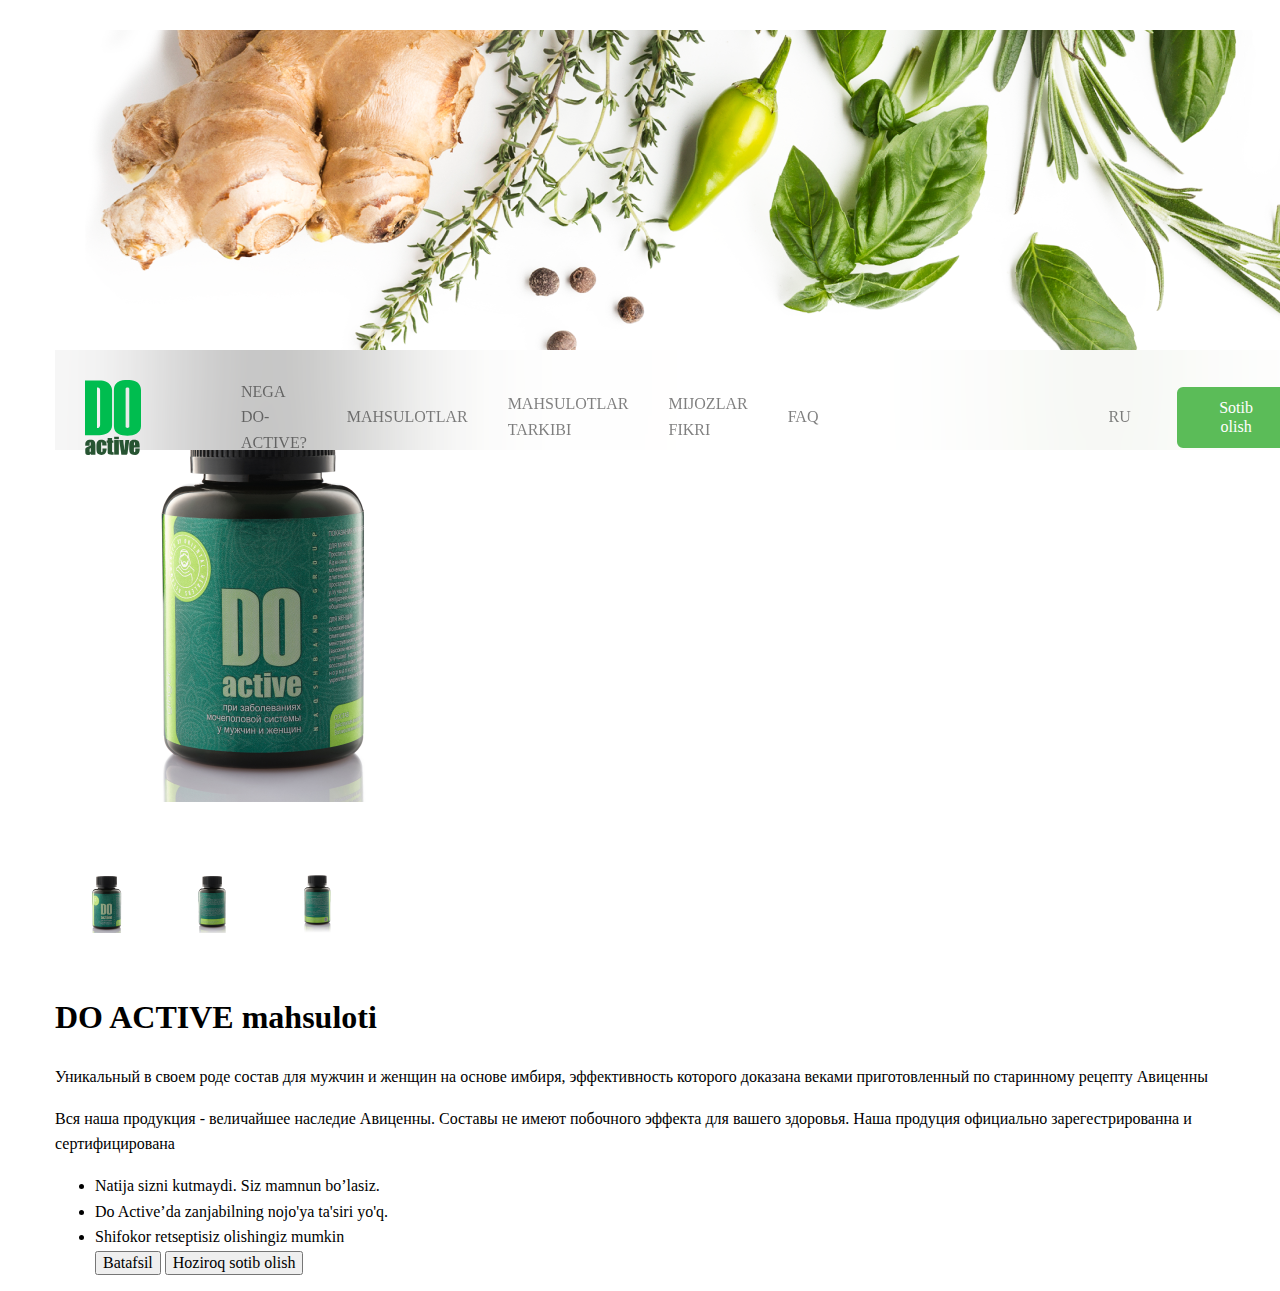
<file: do-active.html>
<!DOCTYPE html>
<html lang="en">
  <head>
    <meta charset="UTF-8" />
    <meta http-equiv="X-UA-Compatible" content="IE=edge" />
    <meta name="viewport" content="width=device-width, initial-scale=1.0" />
    <title>Do-active</title>
    <link rel="stylesheet" href="./normalize/normalize.css" />
    <link rel="stylesheet" href="./do-active/do-active.css" />
  </head>
  <body>
    <header class="main-header">
      <div class="container">
        <div class="header_img">
          <img
            src="./photo/head-photo.png"
            alt="bosh qismidagi mahsulotlar rasmi"
          />
        </div>
        <nav class="main_nav">
          <ul>
            <img src="./photo/logo.svg" alt="do-active-logosi" />
            <li>
              <a href="#NEGA_DO-ACTIVE?">NEGA DO-ACTIVE?</a>
            </li>
            <li>
              <a href="#MAHSULOTLAR">MAHSULOTLAR</a>
            </li>
            <li>
              <a href="#MAHSULOTLAR_TARKIBI">MAHSULOTLAR TARKIBI</a>
            </li>
            <li>
              <a href="#MIJOZLAR_FIKRI">MIJOZLAR FIKRI</a>
            </li>
            <li>
              <a href="#FAQ">FAQ</a>
            </li>
            <li class="langue">
              <a href="#">RU</a>
            </li>
            <button class="btn" type="button">Sotib olish</button>
          </ul>
        </nav>
      </div>
    </header>

    <section class="section">
      <div class="container">
        <div class="section-img">
          <img src="./photo/do-active.png" alt="" />
        </div>
        <div class="do-active">
          <img src="./photo/little-do-active_1.png" alt="little-do-active" />
          <img src="./photo/little-do-active_2.png" alt="little-do-active" />
          <img src="./photo/little-do-active_3.png" alt="little-do-active" />
        </div>
        <div class="do-active_about">
          <h1>DO ACTIVE mahsuloti</h1>
          <p>
            Уникальный в своем роде состав для мужчин и женщин на основе имбиря,
            эффективность которого доказана веками приготовленный по старинному
            рецепту Авиценны
          </p>
          <p>
            Вся наша продукция - величайшее наследие Авиценны. Составы не имеют
            побочного эффекта для вашего здоровья. Наша продуция официально
            зарегестрированна и сертифицирована
          </p>
          <ul>
            <li>Natija sizni kutmaydi. Siz mamnun bo’lasiz.</li>
            <li>Do Active’da zanjabilning nojo'ya ta'siri yo'q.</li>
            <li>Shifokor retseptisiz olishingiz mumkin</li>
            <button class="btn-first">Batafsil</button>
            <button class="btn-second">Hoziroq sotib olish</button>
          </ul>
        </div>
      </div>
    </section>
  </body>
</html>
</file>
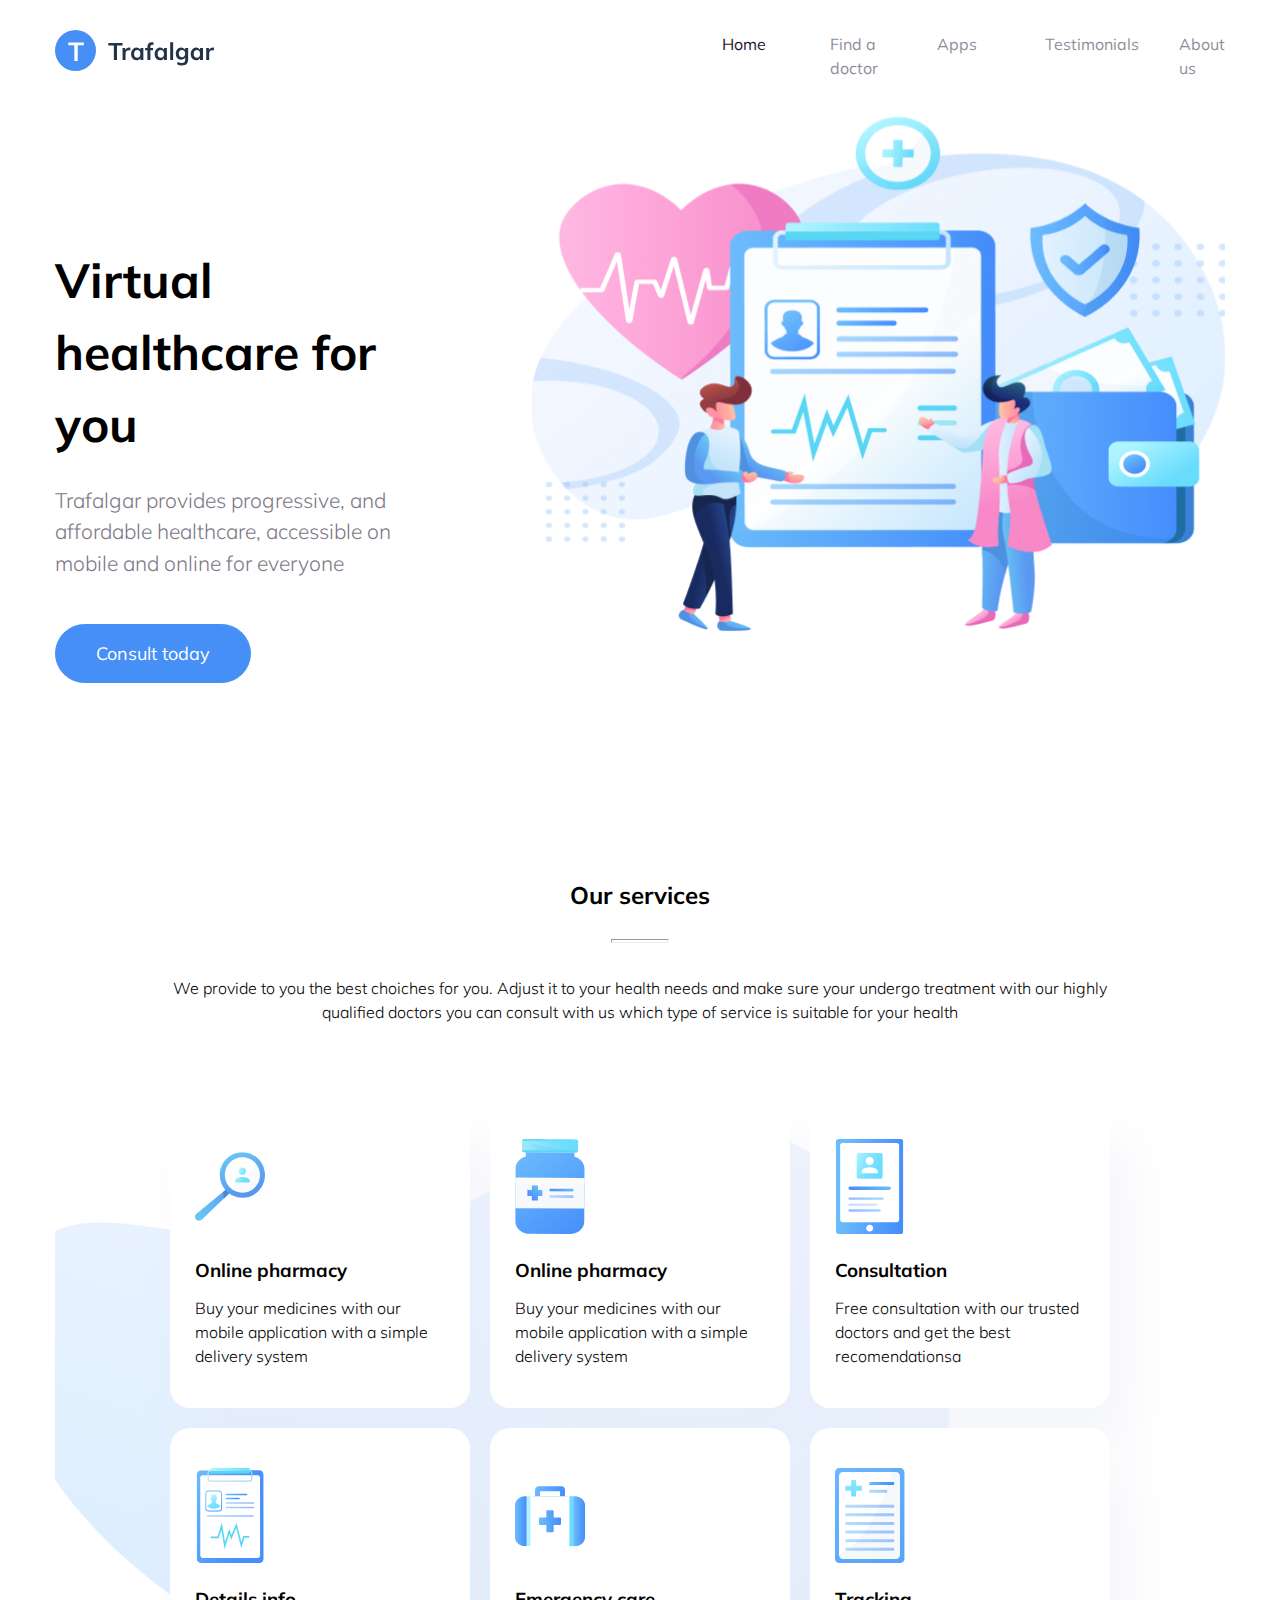
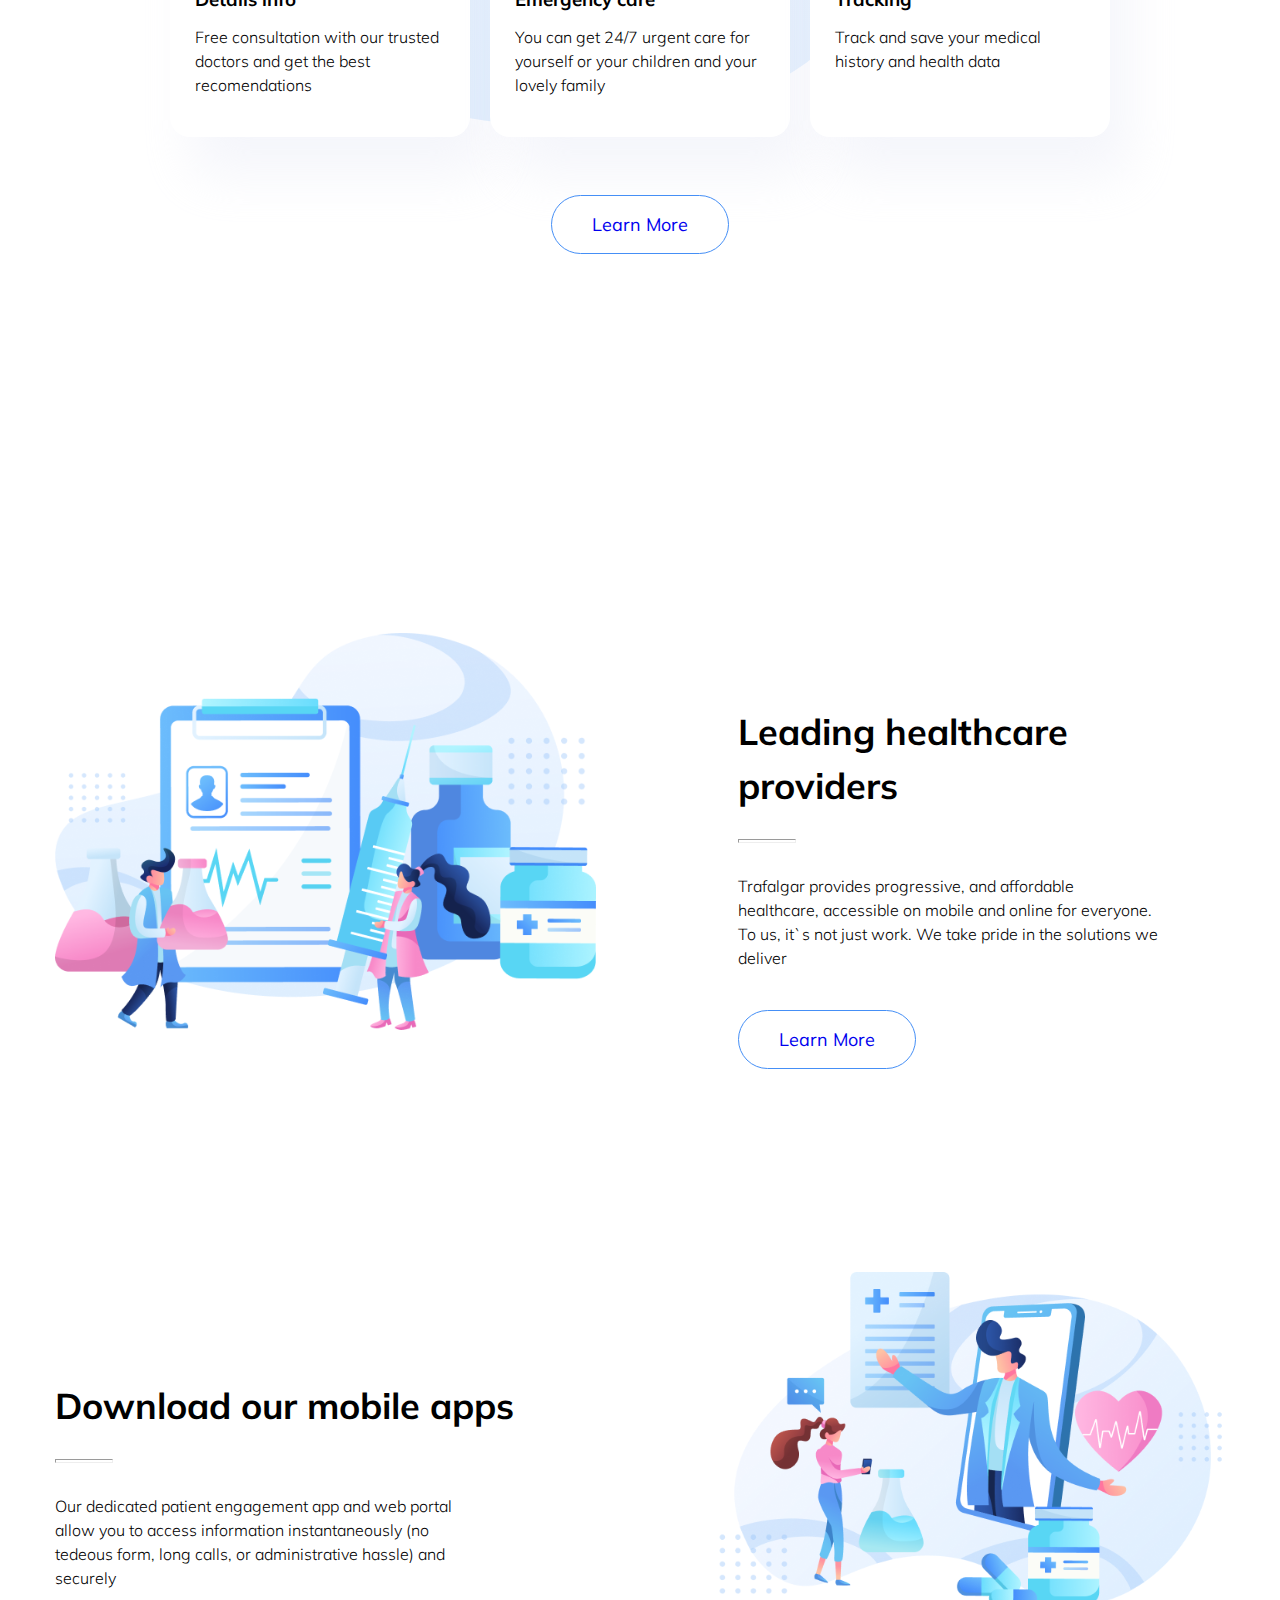
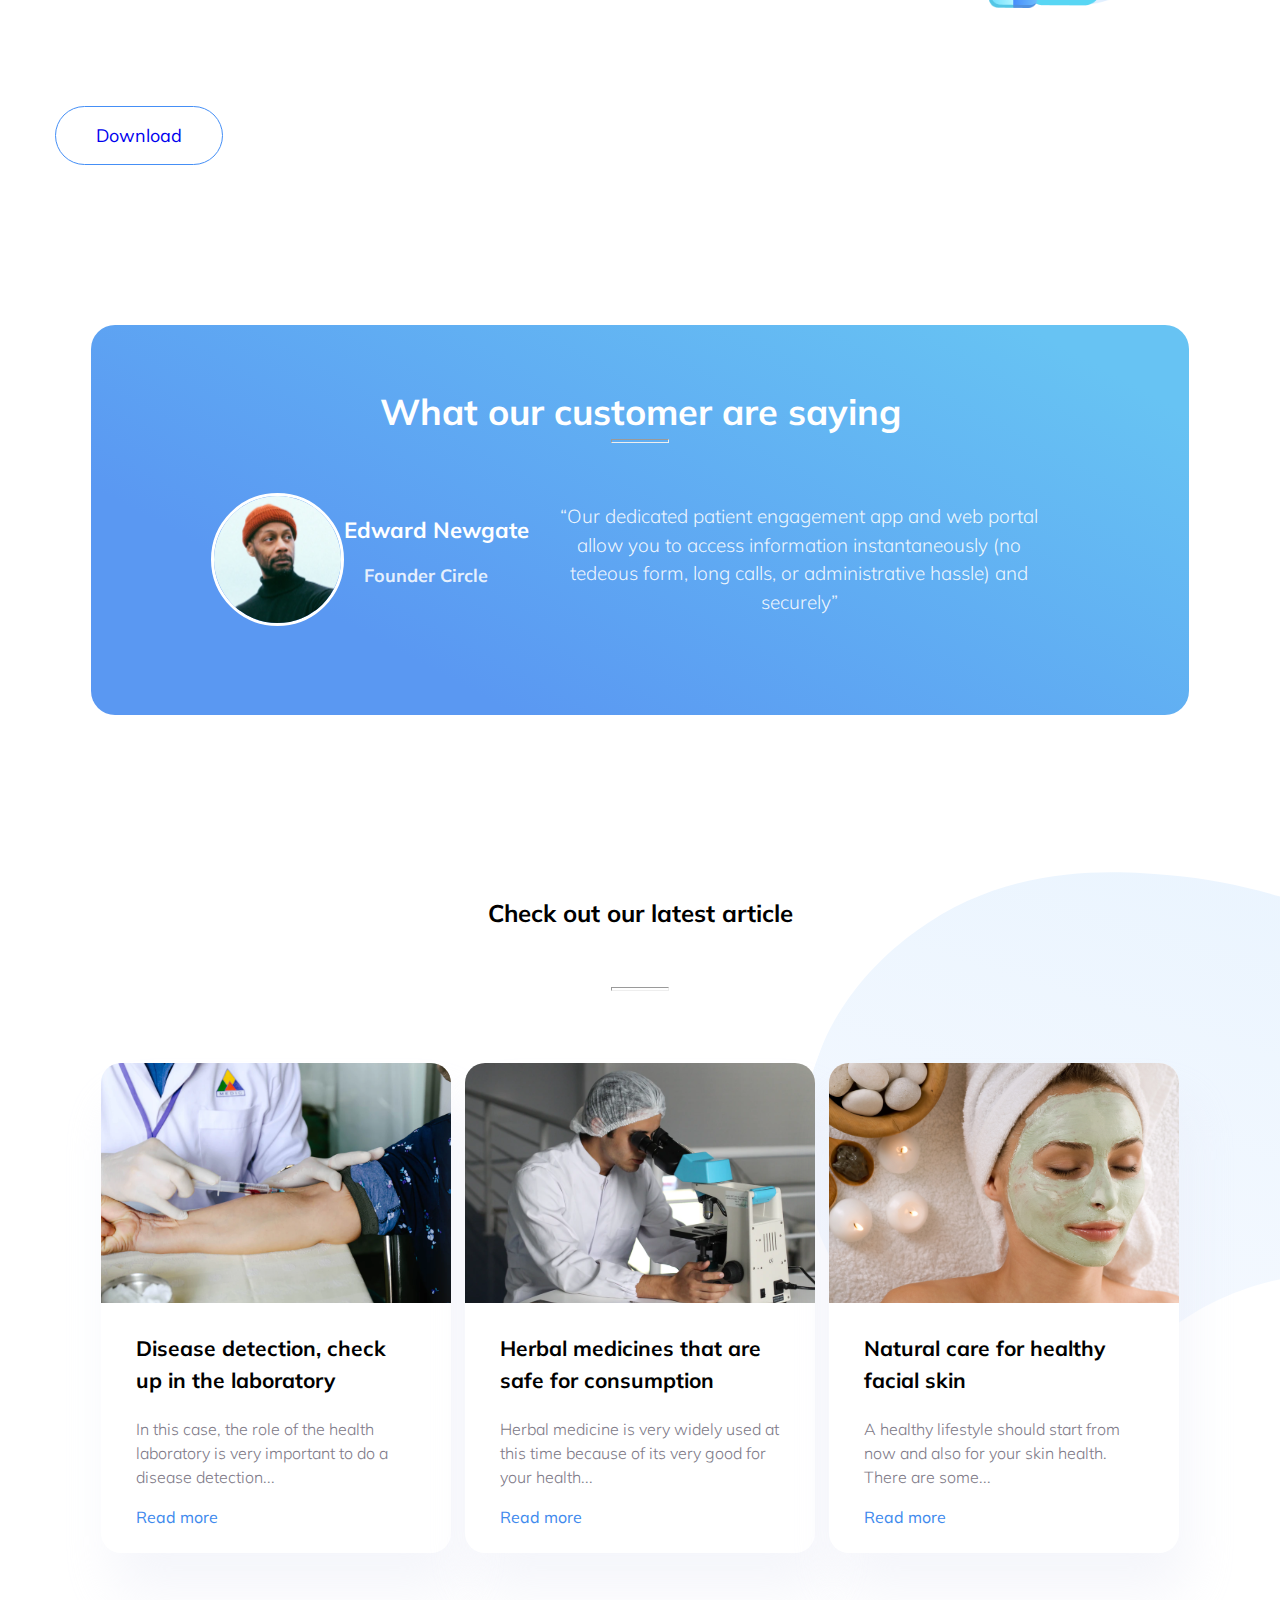
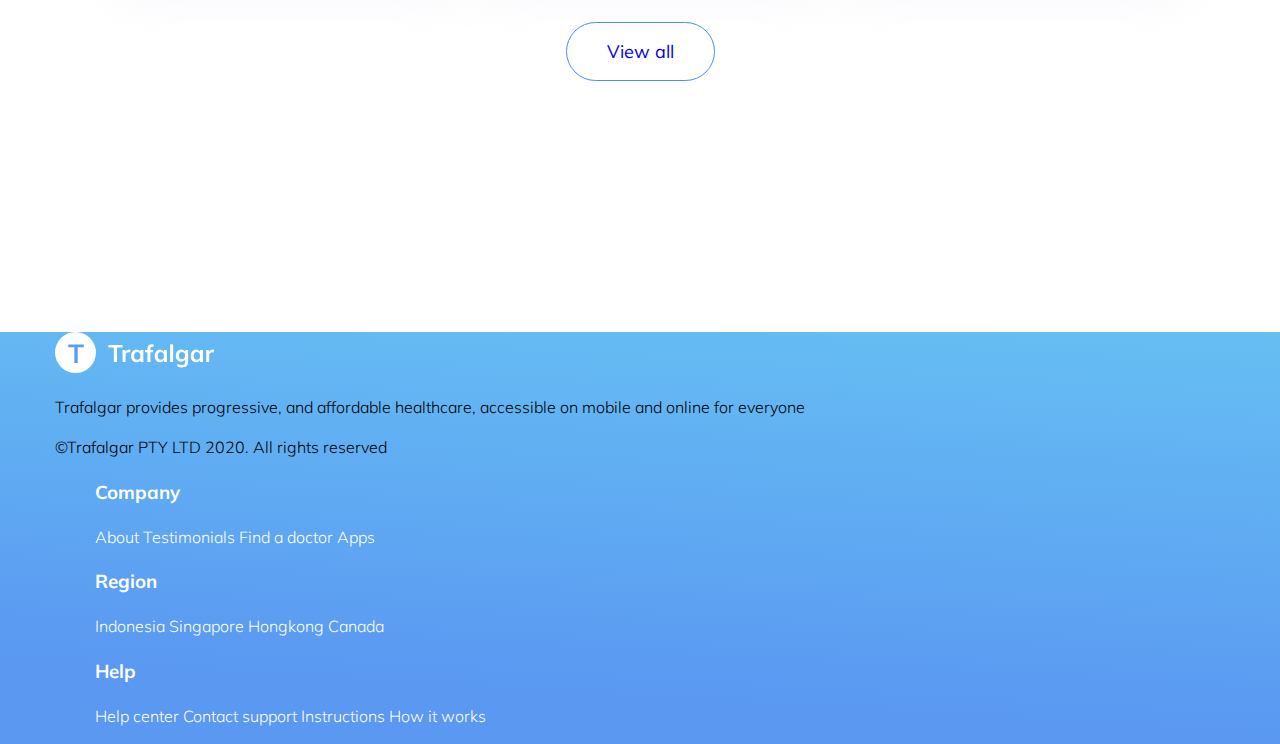
<file: trafalgar.html>
<!DOCTYPE html>
<html lang="en">
  <head>
    <meta charset="UTF-8" />
    <meta http-equiv="X-UA-Compatible" content="IE=edge" />
    <meta name="viewport" content="width=device-width, initial-scale=1.0" />
    <title>Trafalgar</title>
    <link rel="stylesheet" href="./normalize/normalize.css" />
    <link rel="preconnect" href="https://fonts.googleapis.com" />
    <link rel="preconnect" href="https://fonts.gstatic.com" crossorigin />
    <link
      href="https://fonts.googleapis.com/css2?family=Mulish:wght@300;400;700&display=swap"
      rel="stylesheet"
    />
    <link rel="stylesheet" href="./trafalgar/trafalgar.css" />
  </head>
  <body>
    <header class="main-header">
      <div class="container">
        <div class="main-header__inner">
          <h1 class="logo">
            <a href="/">
              <img
                src="./picture/logojon.svg"
                width="160"
                height="41"
                alt="Trafaglar logo"
              />
            </a>
          </h1>
          <nav class="main-header_nav">
            <ul>
              <li>
                <a href="#" class="active">Home</a>
              </li>
              <li class="dropdown-menu">
                <a href="#find-a-doctor">Find a doctor </a>
                <ul class="dropdown-list">
                  <li><a href="#">lupa </a></li>
                  <li><a href="#">doctors list</a></li>
                  <li><a href="#">doctors bag</a></li>
                  <li><a href="#">doctors' gown</a></li>
                  <li><a href="#">doctors car</a></li>
                </ul>
              </li>
              <li>
                <a href="#apps">Apps</a>
              </li>
              <li>
                <a href="#testimonials">Testimonials</a>
              </li>
              <li>
                <a href="#about">About us</a>
              </li>
            </ul>
          </nav>
        </div>
      </div>
    </header>

    <main>
      <section class="section hero_section">
        <div class="container">
          <div class="hero-section__inner">
            <div class="hero-section_content">
              <h2>Virtual healthcare for you</h2>
              <p>
                Trafalgar provides progressive, and affordable healthcare,
                accessible on mobile and online for everyone
              </p>
              <a href="#" class="btn btn-primry">Consult today</a>
            </div>
            <!-- <div class="hero-section_image">
              <img src="./picture/headerdagi.1-rasm.svg" alt="hero-img" />
            </div> -->
          </div>
        </div>
      </section>
      <section class="section our-services-section">
        <div class="container">
          <div class="section-header">
            <h2 class="section-title">Our services</h2>
            <hr class="section-line" />
            <p class="section-subtitle">
              We provide to you the best choiches for you. Adjust it to your
              health needs and make sure your undergo treatment with our highly
              qualified doctors you can consult with us which type of service is
              suitable for your health
            </p>
          </div>
          <ul id="our-services" class="our-services-list">
            <li>
              <img src="./picture/lupa.svg" alt="1" />
              <h3>Online pharmacy</h3>
              <p>
                Buy your medicines with our mobile application with a simple
                delivery system
              </p>
            </li>
            <li>
              <img src="./picture/dori-idishi.svg" alt="2" />
              <h3>Online pharmacy</h3>
              <p>
                Buy your medicines with our mobile application with a simple
                delivery system
              </p>
            </li>
            <li>
              <img src="./picture/consultation.svg" alt="3" />
              <h3>Consultation</h3>
              <p>
                Free consultation with our trusted doctors and get the best
                recomendationsa
              </p>
            </li>
            <li>
              <img src="./picture/details-info.svg" alt="4" />
              <h3>Details info</h3>
              <p>
                Free consultation with our trusted doctors and get the best
                recomendations
              </p>
            </li>
            <li>
              <img src="./picture/doctorlar-sumkasi.svg" alt="5" />
              <h3>Emergency care</h3>
              <p>
                You can get 24/7 urgent care for yourself or your children and
                your lovely family
              </p>
            </li>
            <li>
              <img src="./picture/tracking.svg" alt="6" />
              <h3>Tracking</h3>
              <p>Track and save your medical history and health data</p>
            </li>
          </ul>
          <div class="our-services-btn-wrapper">
            <a href="#" class="btn btn-secondory">Learn More</a>
          </div>
        </div>
      </section>
      <section class="section about-section">
        <div class="container">
          <div class="leading-section">
            <div class="leading-img">
              <img src="./picture/ourservicesdankngirasm.svg" alt="hero-img2" />
            </div>
            <div class="leading-text">
              <h2 class="leading-header">Leading healthcare providers</h2>
              <hr class="leading-line" />
              <p class="leading-subtitle">
                Trafalgar provides progressive, and affordable healthcare,
                accessible on mobile and online for everyone. To us, it`s not
                just work. We take pride in the solutions we deliver
              </p>
              <a href="#" class="btn btn-secondory">Learn More</a>
            </div>
          </div>
          <div class="download-section">
            <div class="dowland-text">
              <h2 class="dowland-header">Download our mobile apps</h2>
              <hr class="dowland-line" />
              <p class="dowland-subtitle">
                Our dedicated patient engagement app and web portal allow you to
                access information instantaneously (no tedeous form, long calls,
                or administrative hassle) and securely
              </p>
            </div>
            <div class="dowland-img">
              <img src="./picture/dowland.svg" alt="download-img" />
            </div>
          </div>
          <a href="#" class="btn btn-secondory">Download</a>
        </div>
      </section>
      <section class="section man-section">
        <div class="container">
          <div class="man-man">
            <h2 class="man-heading">What our customer are saying</h2>
            <hr class="man-line" />
            <div class="man-about">
              <div class="man">
                <img
                  src="./picture/shapkali.odam.svg"
                  class="man-img"
                  alt="man"
                />
                <div class="man-about-name">
                  <h4 class="man-name">Edward Newgate</h4>
                  <h5 class="man-work">Founder Circle</h5>
                </div>
              </div>
              <div class="man-say">
                <p>
                  “Our dedicated patient engagement app and web portal allow you
                  to access information instantaneously (no tedeous form, long
                  calls, or administrative hassle) and securely”
                </p>
              </div>
            </div>
          </div>
        </div>
      </section>
      <section class="section doctor-section">
        <div class="container">
          <h2 class="doctor-header">Check out our latest article</h2>
          <hr class="doctor-line" />
          <div class="doctor-news">
            <div class="doctor">
              <img
                src="./picture/doctorning.1-rasmi.svg"
                alt="doctors.picture-1"
              />
              <div class="doctor-content">
                <h3>Disease detection, check up in the laboratory</h3>
                <p>
                  In this case, the role of the health laboratory is very
                  important to do a disease detection...
                </p>
                <a href="#">Read more</a>
              </div>
            </div>
            <div class="doctor">
              <img
                src="./picture/doctorning.2-rasmi.svg"
                alt="doctor.picture-2"
              />
              <div class="doctor-content">
                <h3>Herbal medicines that are safe for consumption</h3>
                <p>
                  Herbal medicine is very widely used at this time because of
                  its very good for your health...
                </p>
                <a href="#">Read more</a>
              </div>
            </div>
            <div class="doctor">
              <img src="./picture/kasmitolog.svg" alt="kosmitolog.picture-3" />
              <div class="doctor-content">
                <h3>Natural care for healthy facial skin</h3>
                <p>
                  A healthy lifestyle should start from now and also for your
                  skin health. There are some...
                </p>
                <a href="#">Read more</a>
              </div>
            </div>
          </div>
          <div class="doctor-btn-wrapper">
            <a href="#" class="btn btn-secondory">View all</a>
          </div>
        </div>
      </section>
    </main>
    <footer class="footer-logo">
      <div class="container">
        <div class="footer-wrapper">
          <div class="logo-footer">
            <img src="./picture/oxirgi-T-logosi.svg" alt="logo-T" />
            <p>
              Trafalgar provides progressive, and affordable healthcare,
              accessible on mobile and online for everyone
            </p>
            <p>©Trafalgar PTY LTD 2020. All rights reserved</p>
            <ul class="footer-link">
              <li class="company">
                <h3>Company</h3>
                <p>About Testimonials Find a doctor Apps</p>
              </li>
              <li class="region">
                <h3>Region</h3>
                <p>Indonesia Singapore Hongkong Canada</p>
              </li>
              <li class="help">
                <h3>Help</h3>
                <p>Help center Contact support Instructions How it works</p>
              </li>
            </ul>
          </div>
        </div>
      </div>
    </footer>
  </body>
</html>
</file>
<file: do-active/do-active.css>
* {
  box-sizing: border-box;
}

body {
  margin: 0;
  padding: 0;
  line-height: 1.6;
}

img {
  padding: 30px;
}

ul img {
  padding-right: 100px;
}

.container {
  max-width: 1200px;
  padding: 0 15px;
  margin: 0 auto;
}

.header_img {
  max-width: 800px;
  height: 350px;
}

.langue {
  margin-left: 250px;
}

.main_nav a {
  color: black;
}

.main_nav ul {
  margin: 0;
  padding: 0;
  display: flex;
  align-items: center;
  list-style-type: none;
}

.main_nav ul li:not(:last-child) {
  margin-right: 40px;
  width: 50%;
}

.main_nav ul li a {
  display: inline-block;
  opacity: 0.5;
  text-decoration: none;
  transition: 0.3 ease;
  border-bottom: 1px solid transparent;
}

.main_nav {
  position: absolute;
  width: 1240px;
  height: 100px;

  background: rgba(255, 255, 255, 0.2);
  backdrop-filter: blur(88px);
  /* Note: backdrop-filter has minimal browser support */
}

.btn {
  background-color: #5bbc58;
  border-radius: 6px;
  border: 2px solid #5bbc58;
  color: white;
  padding: 10px 40px;
}
</file>
<file: trafalgar/trafalgar.css>
* {
  box-sizing: border-box;
}

body {
  margin: 0;
  padding: 0;
  font-family: "Mulish", "Robeto", sans-serif;
  line-height: 1.5;
}
img {
  display: inline-block;
  max-width: 100%;
}
.logo {
  margin: 0;
}

p {
  font-weight: 300;
}

.main-header {
  padding: 30px 0;
}

.hidden {
  display: none;
}

.container {
  max-width: 1200px;
  padding: 0 15px;
  margin: 0 auto;
}

.section {
  display: flex;
  padding: 50px 0;
  padding-top: 110px;
}

.btn {
  display: inline-block;
  padding: 15px 40px;
  text-align: center;
  text-decoration: none;
  background-color: transparent;
  border-radius: 55px;
  font-size: 18px;
  transition: 0.3s ease;
}

.btn-primry {
  border: 1px solid #458ff6;
  background-color: #458ff6;
  color: white;
}

.btn-primry:hover {
  border: 1px solid #458ff6;
  background-color: white;
  color: #458ff6;
}

.btn-secondory {
  border: 1px solid #458ff6;
  background-color: white;
  color: #458f f6;
}

.btn-secondory:hover {
  border: 1px solid #458ff6;
  background-color: #458ff6;
  color: white;
}

.main-header {
  position: fixed;
  width: 100%;
  background-color: #fff;
}
.main-header__inner {
  display: flex;
  justify-content: space-between;
  align-items: center;
}
.main-header_nav ul {
  margin: 0;
  padding: 0;
  display: flex;
  list-style: none;
}

.dropdown-menu {
  position: relative;
  display: flex;
  width: 100%;
}

.dropdown-menu:hover > .dropdown-list {
  opacity: 1;
  transition: 0.3 ease;
}

.dropdown-list {
  opacity: 0;
  position: absolute;
  top: 50px;
  flex-direction: column;
  width: 100%;
  border-bottom: 1px solid black;
}

.dropdown-list li {
  white-space: nowrap;
}

.main-header_nav ul li:not(:last-child) {
  margin-right: 40px;
  width: 50%;
}

.main-header_nav ul li a {
  display: inline-block;
  color: #1f1534;
  opacity: 0.5;
  text-decoration: none;
  transition: 0.3 ease;
  border-bottom: 1px solid transparent;
}
.main-header_nav ul li a.active,
.main-header_nav ul li a:hover {
  opacity: 1;
}

.hero-section__inner {
  display: flex;
  align-items: center;
}

.hero-section__inner::after {
  content: url("./../picture/headerdagi.1-rasm.svg");
}

.hero-section_content,
.hero-section_image {
  width: 50%;
}

.hero-section_content {
  padding-right: 80px;
  padding-top: 100px;
}
.hero-section_content h2 {
  font-size: 48px;
  margin: 0;
  margin-bottom: 25px;
}

.hero-section_content p {
  font-size: 21px;
  color: #7d7987;
  margin: 0;
  margin-bottom: 45px;
}
.section-header {
  margin-bottom: 75px;
}

.section-title {
  margin: 0;
  text-align: center;
  font-style: 36px;
  margin-bottom: 26px;
}

.section-line {
  width: 56px;
  height: 2px;
  margin: 0 auto 33px auto;
}

.section-subtitle {
  margin: 0 auto;
  text-align: center;
  max-width: 952px;
}

.our-services-list {
  justify-content: space-between;
  list-style-type: none;
  margin: 0 -18;
  padding: 0;
  display: flex;
  flex-wrap: wrap;
  justify-content: center;
  margin-bottom: 58px;
  gap: 20px;
  background-image: url("./../picture/orqa-font1.svg");
  background-repeat: no-repeat;
  background-position: center left;
}

.our-services-list li {
  display: flex;
  flex-direction: column;
  align-items: flex-start;
  margin: 18;
  width: 300px;
  padding: 40px 25px;
  background-color: white;
  box-shadow: 20px 40px 50px rgba(229, 233, 246, 0.4);
  box-shadow: 20px 40px 50px rgba(229, 233, 246, 0.4);
  border-radius: 20px;
}

.our-services-list li img {
  margin-bottom: 22px;
  height: 95px;
  width: 70px;
}

.our-services-list li h3 {
  margin: 0;
  margin-bottom: 12px;
}

.our-services-list li p {
  margin: 0;
}

.our-services-btn-wrapper {
  display: flex;
  justify-content: center;
}

.leading-section {
  margin-top: 219px;
  display: flex;
  align-items: center;
}

.leading-img,
.leading-text {
  width: 50%;
}

.leading-img {
  width: 650px;
  height: 477px;
}

.leading-text {
  margin-left: 142px;
}

.leading-header {
  font-size: 36px;
  margin-bottom: 26px;
}

.leading-line {
  margin: 0;
  width: 56px;
  height: 2px;
  margin-bottom: 31px;
  margin-right: auto;
}

.leading-subtitle {
  margin-bottom: 40px;
  max-width: 420px;
}

.download-section {
  margin-top: 162px;
  display: flex;
  align-items: center;
}

.dowland-img {
  width: 565px;
  height: 434px;
}

.dowland-text {
  margin-right: 142px;
}

.dowland-img,
.dowland-text {
  width: 50%;
}

.dowland-subtitle {
  max-width: 420px;
  margin-bottom: 40px;
}

.dowland-header {
  font-size: 36px;
  margin-bottom: 26px;
}

.dowland-line {
  margin: 0;
  margin-right: auto;
  width: 56px;
  height: 2px;
  margin-bottom: 31px;
}

.man {
  display: flex;
  align-items: center;
  margin-right: 20px;
}

.man-man {
  background-image: linear-gradient(241.82deg, #67c3f3 9.05%, #5a98f2 76.74%);
  background-image: linear-gradient(208.18deg, #67c3f3 9.05%, #5a98f2 76.74%);
  border-radius: 24px;
  padding: 60px 120px 80px 120px;
}

.man-heading {
  color: white;
  max-width: 522px;
  font-size: 36px;
  text-align: center;
  margin: 0;
  margin-left: auto;
  margin-right: auto;
}

.man-line {
  width: 56px;
  height: 2px;
  margin: 0;
  margin-left: auto;
  margin-right: auto;
}

.man-about {
  display: flex;
  flex-wrap: nowrap;
  margin-top: 40px;
}

.man-name {
  margin: 0;
  padding: 0;
  font-size: 22px;
  color: rgb(255, 255, 255);
}

.man-work {
  font-size: 18px;
  margin: 0;
  padding: 15px;
  padding-left: 20px;
  color: rgba(255, 255, 255, 0.85);
}

.man-about {
  display: flex;
  align-items: center;
  margin-right: 20px;
}

.man-img {
  border: 3px solid white;
  display: inline-block;
  width: 133px;
  height: 133px;
  border-radius: 50%;
}

.man-say {
  text-align: center;
  font-size: 19px;
  color: rgba(255, 255, 255, 0.9);
  max-width: 500px;
}

.doctor-header {
  text-align: center;
  font-size: 36xp;
  color: rgba(0, 0, 0, 1);
  margin-bottom: 56px;
}

.doctor-line {
  margin: 0;
  margin-left: auto;
  margin-right: auto;
  width: 56px;
  height: 2px;
  margin-bottom: 72px;
}

.doctor-section {
  background-image: url("./../picture/bg-doctor.svg");
  background-repeat: no-repeat;
  background-position: top right;
}

.doctor-news {
  display: flex;
  justify-content: center;
  align-items: center;
}

.doctor {
  background-color: white;
  width: 350px;
  box-shadow: 10px 40px 50px rgba(229, 233, 246, 0.4);
  box-shadow: 10px 40px 50px rgba(229, 233, 246, 0.4);
  border-radius: 20px;
  margin: 0 7px;
}

.doctor img {
  border-radius: 20px 20px 0 0;
}

.doctor-content {
  padding: 24px 35px;
}

.doctor-content h3 {
  margin-top: 0;
  font-size: 21px;
}

.doctor-content p {
  font-size: 16px;
  color: rgba(125, 121, 135, 1);
}

.doctor-news a {
  display: inline-block;
  text-decoration: none;
  color: rgba(64, 137, 237, 1);
}

.doctor-btn-wrapper {
  display: flex;
  justify-content: center;
  margin-top: 69px;
  margin-bottom: 201px;
}

.footer-logo {
  background-image: linear-gradient(266.59deg, #67c3f3 -8.57%, #5a98f2 82.96%);
  background-image: linear-gradient(183.41deg, #67c3f3 -8.57%, #5a98f2 82.96%);
}

.footer-link {
  list-style-type: none;
  color: rgba(255, 255, 255, 1);
}

.footer-wrapper {
  display: flex;
  flex-wrap: wrap;
}
</file>
